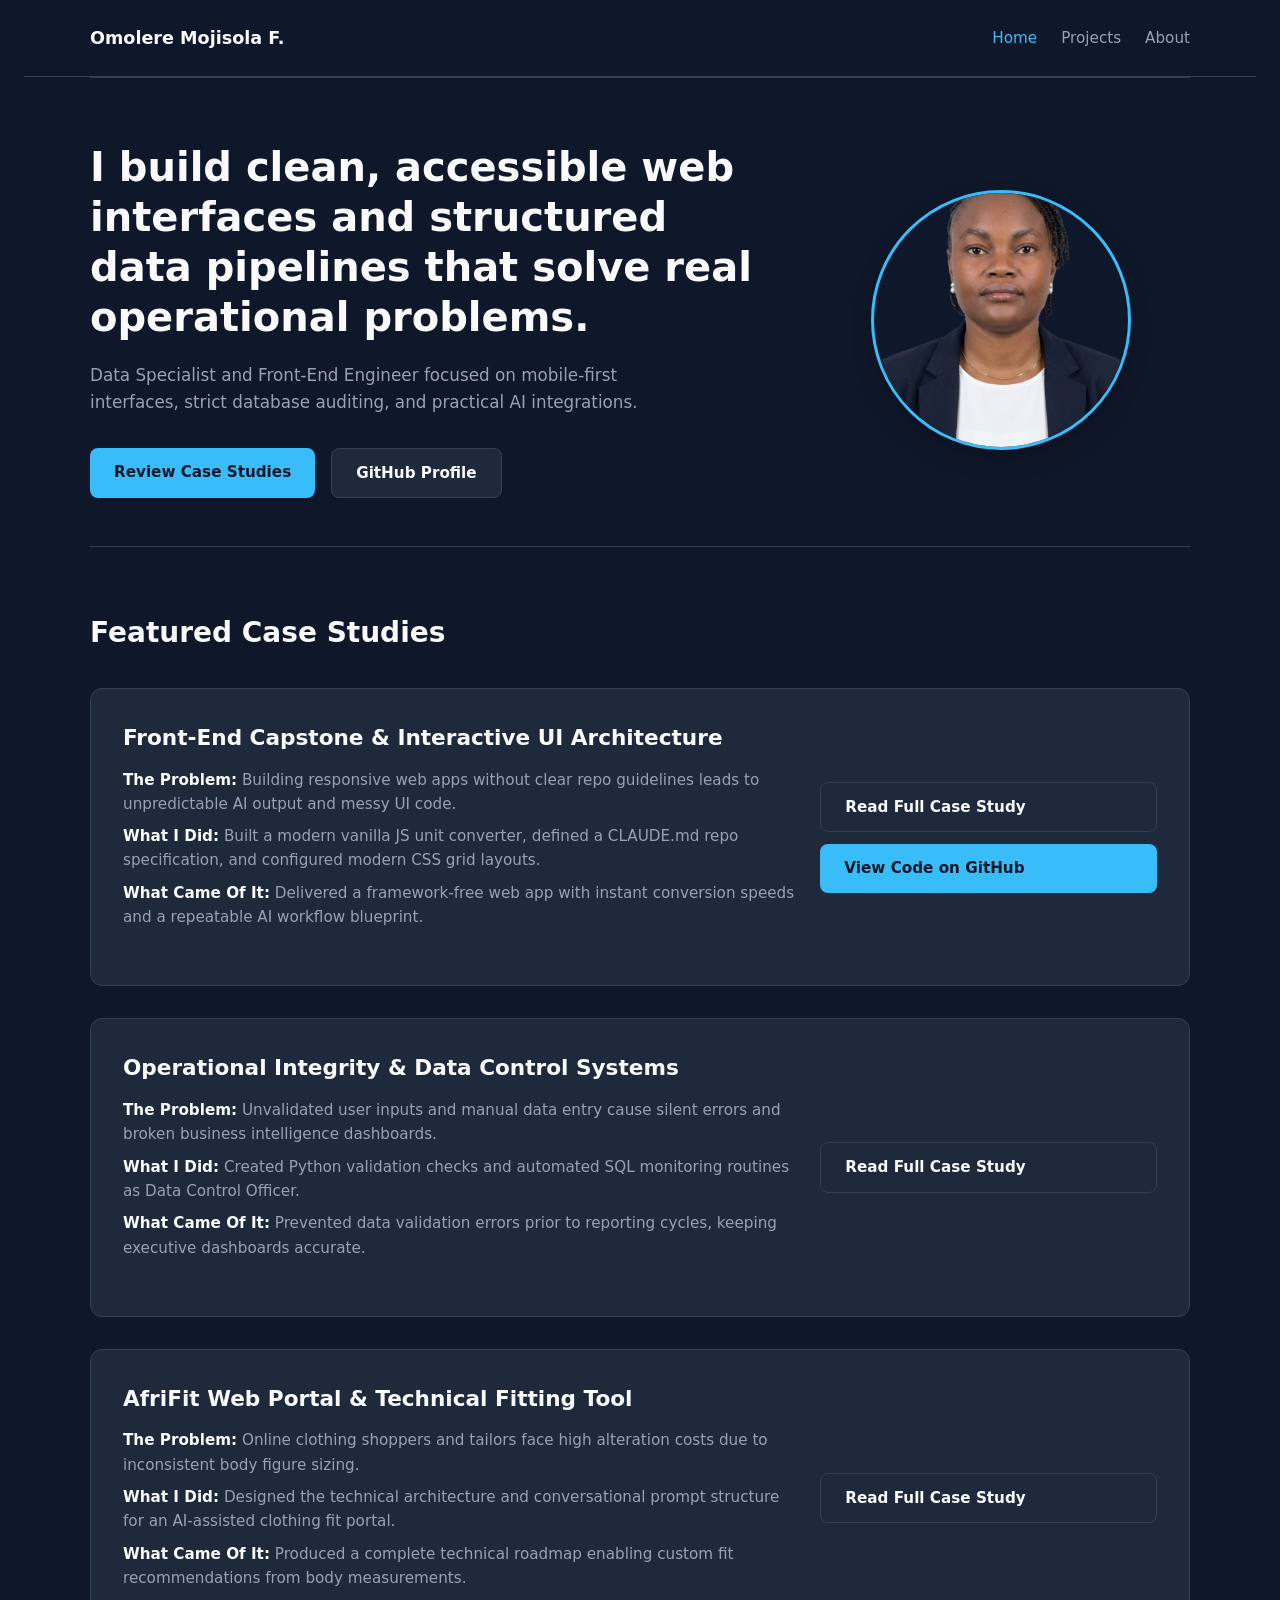
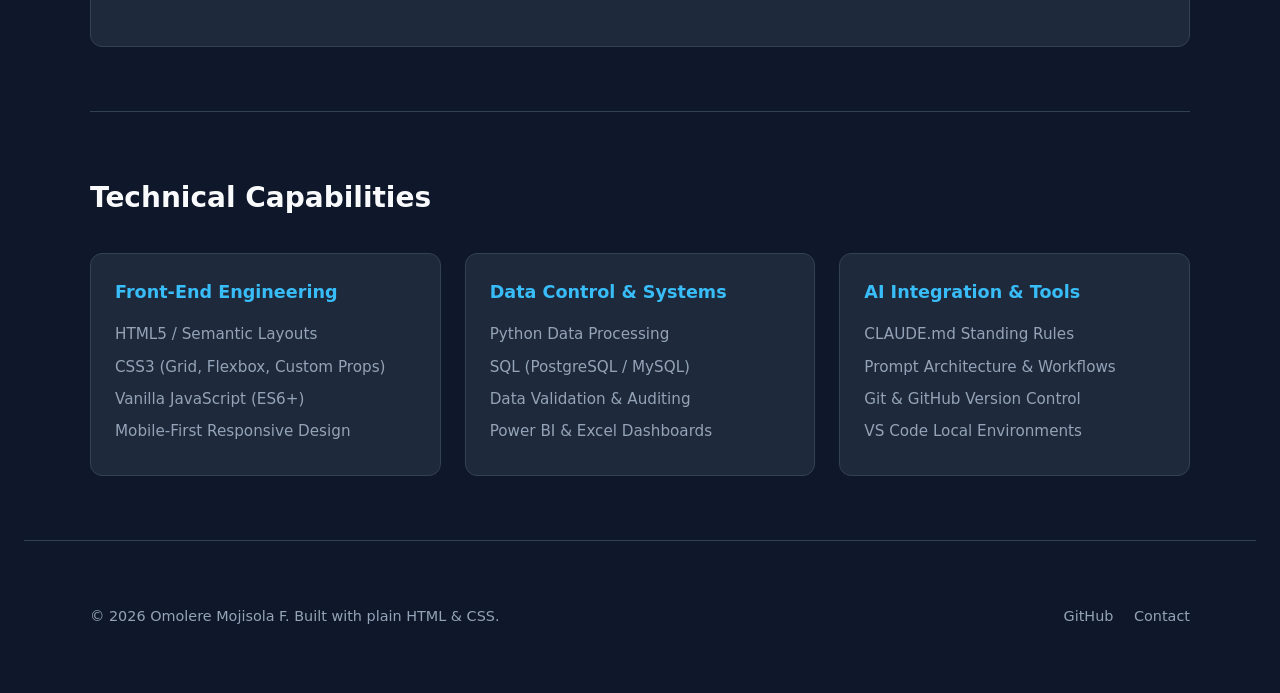
<file: index.html>
<!DOCTYPE html>
<html lang="en">
<head>
  <meta charset="UTF-8">
  <meta name="viewport" content="width=device-width, initial-scale=1.0">
  <title>Omolere Mojisola F. | Front-End & Data Control Engineer</title>
  <link rel="stylesheet" href="style.css">
  <link rel="icon" type="image/svg+xml" href="img/favicon.svg">
  <link rel="shortcut icon" type="image/svg+xml" href="img/favicon.svg">
  <link rel="alternate icon" type="image/svg+xml" href="favicon.svg">
</head>
<body>

  <!-- Header / Navigation -->
  <header>
    <div class="container">
      <nav>
        <a href="index.html" class="logo">Omolere Mojisola F.</a>
        <ul class="nav-links">
          <li><a href="index.html" class="active">Home</a></li>
          <li><a href="project.html">Projects</a></li>
          <li><a href="about.html">About</a></li>
        </ul>
      </nav>
    </div>
  </header>

  <main class="container">

    <!-- Hero Section -->
    <section class="hero">
      <div class="hero-container">
        <div class="hero-text">
          <h1>I build clean, accessible web interfaces and structured data pipelines that solve real operational problems.</h1>
          <p>Data Specialist and Front-End Engineer focused on mobile-first interfaces, strict database auditing, and practical AI integrations.</p>
          <div class="hero-ctas">
            <a href="#cases" class="btn btn-primary">Review Case Studies</a>
            <a href="https://github.com/Mkof37" target="_blank" rel="noopener noreferrer" class="btn btn-secondary">GitHub Profile</a>
          </div>
        </div>
        <div class="hero-image-wrapper">
          <img src="img/pro-removebg-preview.png" alt="Omolere Mojisola F." class="profile-img">
        </div>
      </div>
    </section>

    <!-- Featured Case Studies Section -->
    <section id="cases">
      <h2 class="section-title">Featured Case Studies</h2>
      <div class="cases-grid">

        <!-- Case 1 (Lead) -->
        <article class="case-card">
          <div class="case-body">
            <h3>Front-End Capstone & Interactive UI Architecture</h3>
            <div class="case-beats">
              <p><strong>The Problem:</strong> Building responsive web apps without clear repo guidelines leads to unpredictable AI output and messy UI code.</p>
              <p><strong>What I Did:</strong> Built a modern vanilla JS unit converter, defined a CLAUDE.md repo specification, and configured modern CSS grid layouts.</p>
              <p><strong>What Came Of It:</strong> Delivered a framework-free web app with instant conversion speeds and a repeatable AI workflow blueprint.</p>
            </div>
          </div>
          <div class="case-action">
            <a href="project.html#capstone" class="btn btn-secondary">Read Full Case Study</a>
            <a href="https://github.com/Mkof37/Front_End_Capstone" target="_blank" rel="noopener noreferrer" class="btn btn-primary">View Code on GitHub</a>
          </div>
        </article>

        <!-- Case 2 -->
        <article class="case-card">
          <div class="case-body">
            <h3>Operational Integrity & Data Control Systems</h3>
            <div class="case-beats">
              <p><strong>The Problem:</strong> Unvalidated user inputs and manual data entry cause silent errors and broken business intelligence dashboards.</p>
              <p><strong>What I Did:</strong> Created Python validation checks and automated SQL monitoring routines as Data Control Officer.</p>
              <p><strong>What Came Of It:</strong> Prevented data validation errors prior to reporting cycles, keeping executive dashboards accurate.</p>
            </div>
          </div>
          <div class="case-action">
            <a href="project.html#data-control" class="btn btn-secondary">Read Full Case Study</a>
          </div>
        </article>

        <!-- Case 3 -->
        <article class="case-card">
          <div class="case-body">
            <h3>AfriFit Web Portal & Technical Fitting Tool</h3>
            <div class="case-beats">
              <p><strong>The Problem:</strong> Online clothing shoppers and tailors face high alteration costs due to inconsistent body figure sizing.</p>
              <p><strong>What I Did:</strong> Designed the technical architecture and conversational prompt structure for an AI-assisted clothing fit portal.</p>
              <p><strong>What Came Of It:</strong> Produced a complete technical roadmap enabling custom fit recommendations from body measurements.</p>
            </div>
          </div>
          <div class="case-action">
            <a href="project.html#afrifit" class="btn btn-secondary">Read Full Case Study</a>
          </div>
        </article>

      </div>
    </section>

    <!-- Technical Skill Matrix -->
    <section>
      <h2 class="section-title">Technical Capabilities</h2>
      <div class="skills-grid">
        <div class="skill-category">
          <h3>Front-End Engineering</h3>
          <ul>
            <li>HTML5 / Semantic Layouts</li>
            <li>CSS3 (Grid, Flexbox, Custom Props)</li>
            <li>Vanilla JavaScript (ES6+)</li>
            <li>Mobile-First Responsive Design</li>
          </ul>
        </div>
        <div class="skill-category">
          <h3>Data Control & Systems</h3>
          <ul>
            <li>Python Data Processing</li>
            <li>SQL (PostgreSQL / MySQL)</li>
            <li>Data Validation & Auditing</li>
            <li>Power BI & Excel Dashboards</li>
          </ul>
        </div>
        <div class="skill-category">
          <h3>AI Integration & Tools</h3>
          <ul>
            <li>CLAUDE.md Standing Rules</li>
            <li>Prompt Architecture & Workflows</li>
            <li>Git & GitHub Version Control</li>
            <li>VS Code Local Environments</li>
          </ul>
        </div>
      </div>
    </section>

  </main>

  <!-- Footer -->
  <footer>
    <div class="container footer-content">
      <p>&copy; 2026 Omolere Mojisola F. Built with plain HTML &amp; CSS.</p>
      <div class="footer-links">
        <a href="https://github.com/Mkof37" target="_blank" rel="noopener noreferrer">GitHub</a>
        <a href="about.html">Contact</a>
      </div>
    </div>
  </footer>

</body>
</html>
</file>
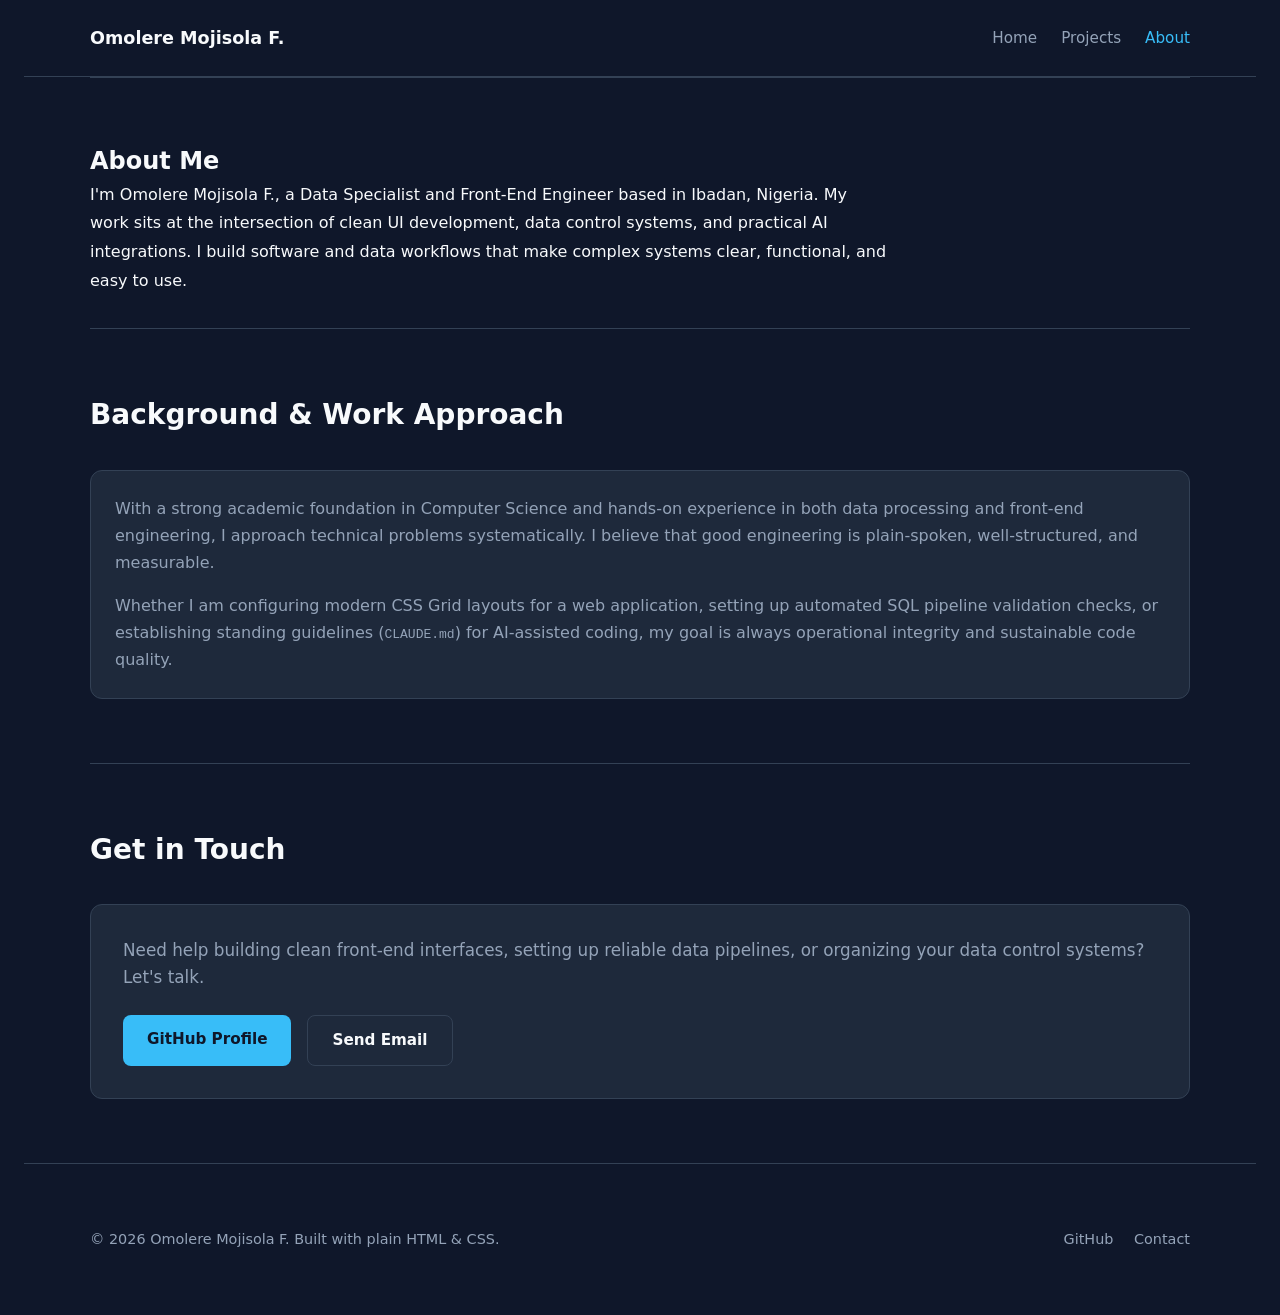
<file: about.html>
<!DOCTYPE html>
<html lang="en">
<head>
  <meta charset="UTF-8">
  <meta name="viewport" content="width=device-width, initial-scale=1.0">
  <title>About | Omolere Mojisola F.</title>
  <link rel="stylesheet" href="style.css">
  <link rel="icon" type="image/svg+xml" href="img/favicon.svg">
  <link rel="shortcut icon" type="image/svg+xml" href="img/favicon.svg">
  <link rel="alternate icon" type="image/svg+xml" href="favicon.svg">
</head>
<body>

  <!-- Header / Navigation -->
  <header>
    <div class="container">
      <nav>
        <a href="index.html" class="logo">Omolere Mojisola F.</a>
        <ul class="nav-links">
          <li><a href="index.html">Home</a></li>
          <li><a href="project.html">Projects</a></li>
          <li><a href="about.html" class="active">About</a></li>
        </ul>
      </nav>
    </div>
  </header>

  <main class="container">

    <!-- Bio Section -->
    <section class="hero" style="padding-bottom: 2rem;">
      <h1>About Me</h1>
      <p style="max-width: 800px; line-height: 1.8;">
        I'm Omolere Mojisola F., a Data Specialist and Front-End Engineer based in Ibadan, Nigeria. My work sits at the intersection of clean UI development, data control systems, and practical AI integrations. I build software and data workflows that make complex systems clear, functional, and easy to use.
      </p>
    </section>

    <!-- Background & Approach -->
    <section>
      <h2 class="section-title">Background & Work Approach</h2>
      <div class="skills-grid" style="grid-template-columns: 1fr;">
        <div class="skill-category">
          <p style="color: var(--text-secondary); margin-bottom: 1rem; line-height: 1.7;">
            With a strong academic foundation in Computer Science and hands-on experience in both data processing and front-end engineering, I approach technical problems systematically. I believe that good engineering is plain-spoken, well-structured, and measurable.
          </p>
          <p style="color: var(--text-secondary); line-height: 1.7;">
            Whether I am configuring modern CSS Grid layouts for a web application, setting up automated SQL pipeline validation checks, or establishing standing guidelines (<code>CLAUDE.md</code>) for AI-assisted coding, my goal is always operational integrity and sustainable code quality.
          </p>
        </div>
      </div>
    </section>

    <!-- Contact / CTA Section -->
    <section>
      <h2 class="section-title">Get in Touch</h2>
      <div class="case-card" style="grid-template-columns: 1fr;">
        <div class="case-body">
          <p style="color: var(--text-secondary); margin-bottom: 1.5rem; font-size: 1.05rem;">
            Need help building clean front-end interfaces, setting up reliable data pipelines, or organizing your data control systems? Let's talk.
          </p>
          <div style="display: flex; gap: 1rem; flex-wrap: wrap;">
            <a href="https://github.com/Mkof37" target="_blank" rel="noopener noreferrer" class="btn btn-primary">GitHub Profile</a>
            <a href="mailto:contact@example.com" class="btn btn-secondary">Send Email</a>
          </div>
        </div>
      </div>
    </section>

  </main>

  <!-- Footer -->
  <footer>
    <div class="container footer-content">
      <p>&copy; 2026 Omolere Mojisola F. Built with plain HTML &amp; CSS.</p>
      <div class="footer-links">
        <a href="https://github.com/Mkof37" target="_blank" rel="noopener noreferrer">GitHub</a>
        <a href="about.html">Contact</a>
      </div>
    </div>
  </footer>

</body>
</html>
</file>
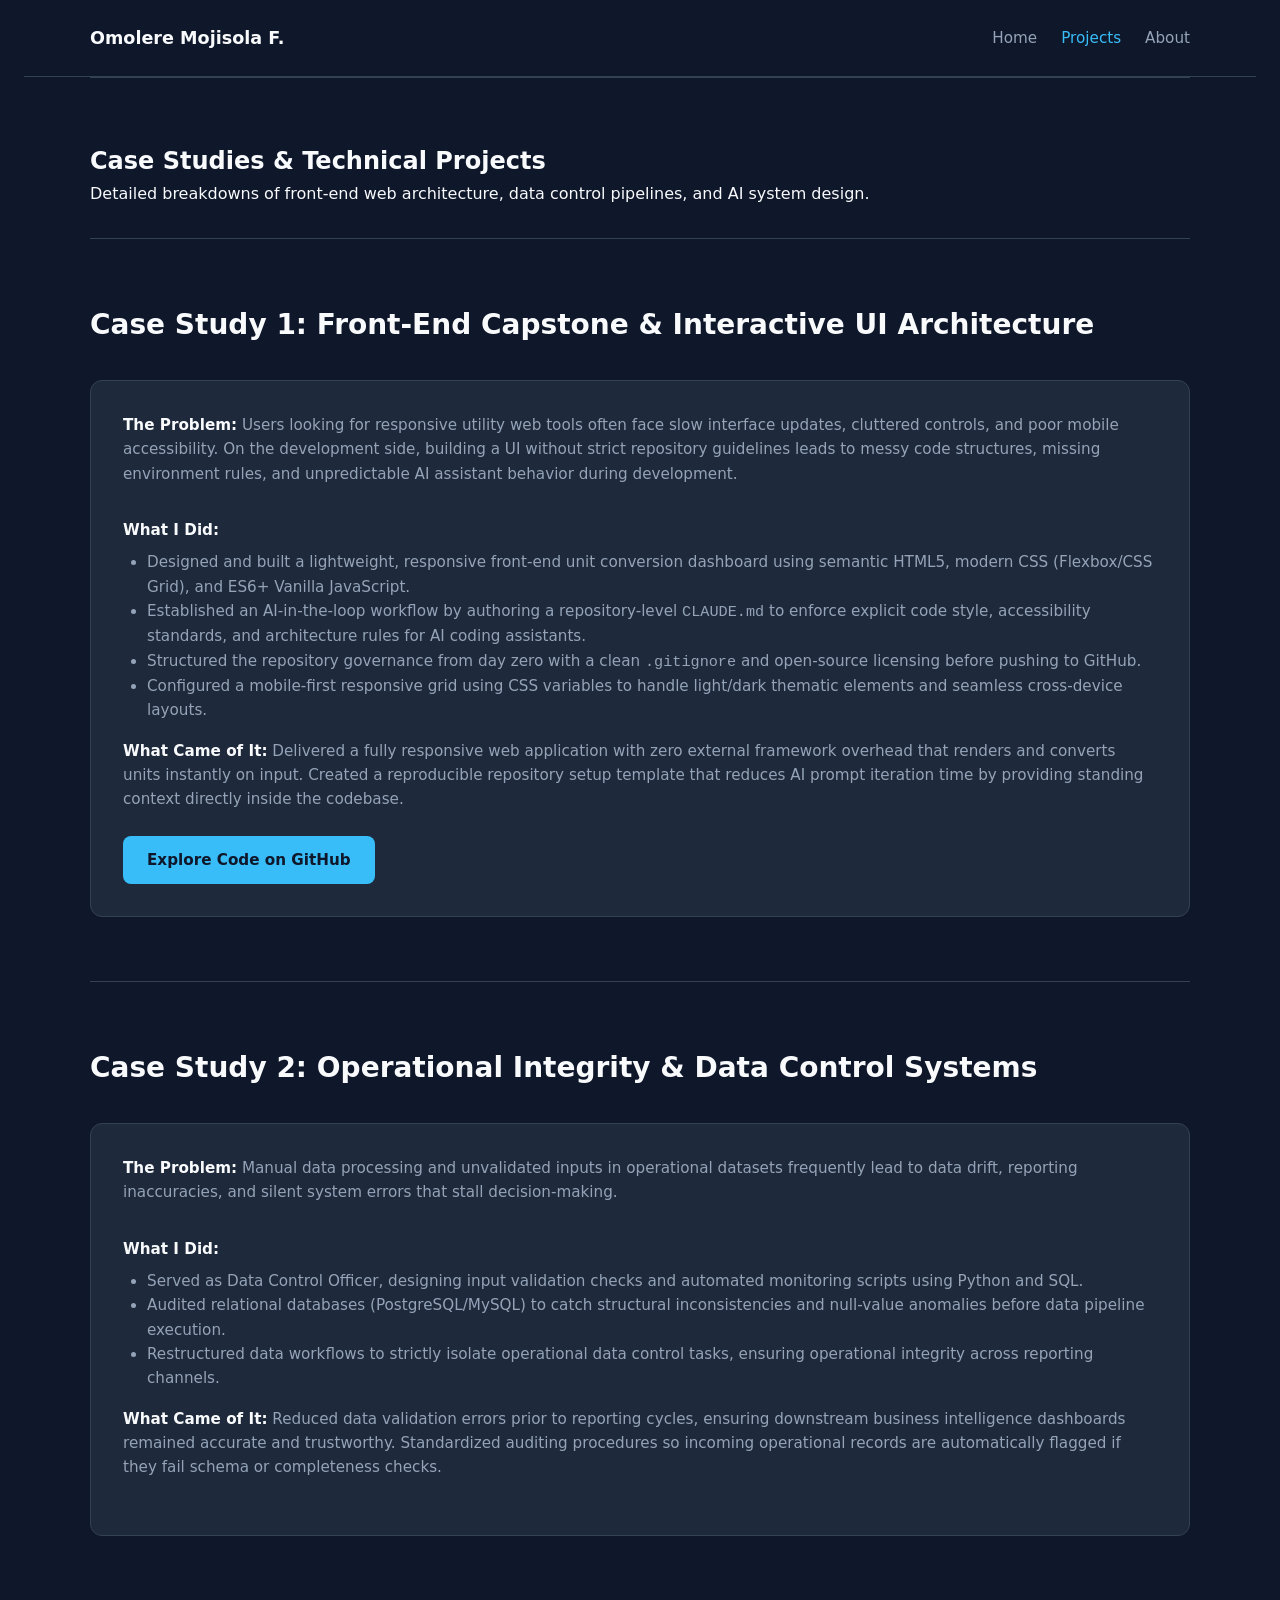
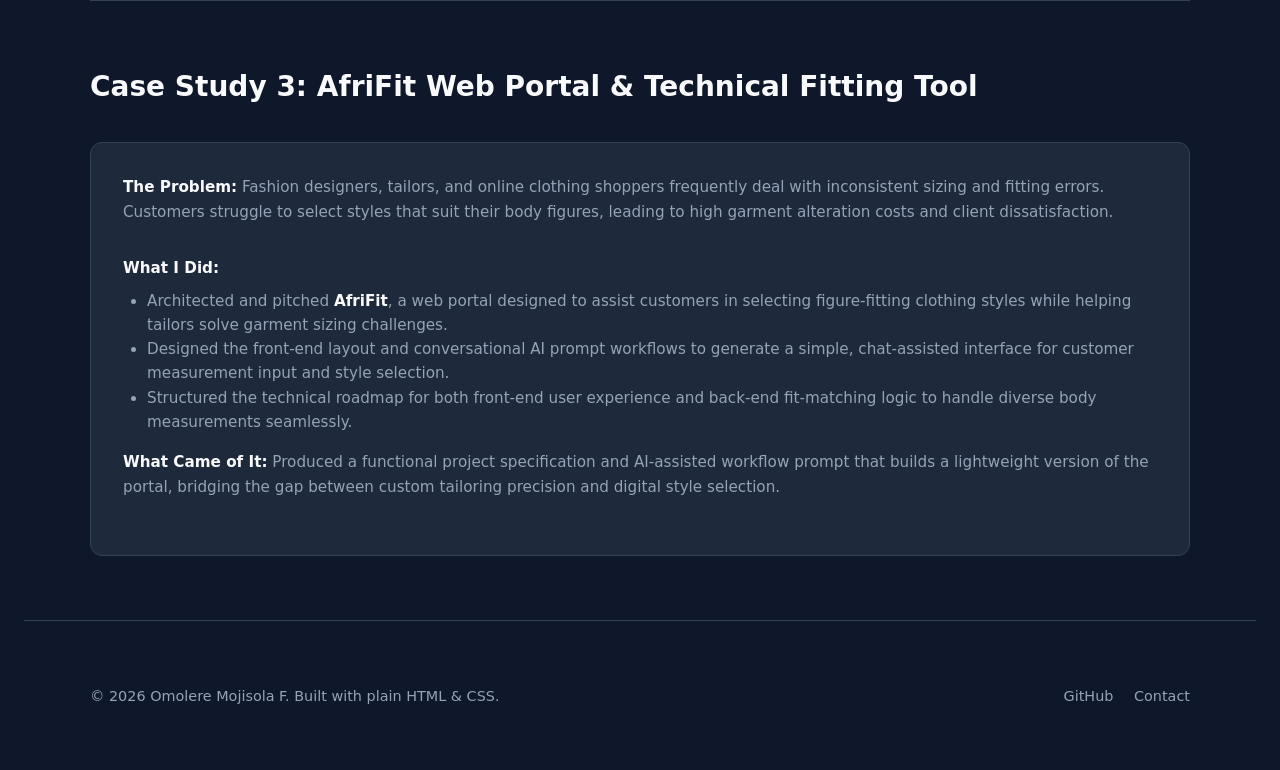
<file: project.html>
<!DOCTYPE html>
<html lang="en">
<head>
  <meta charset="UTF-8">
  <meta name="viewport" content="width=device-width, initial-scale=1.0">
  <title>Case Studies | Omolere Mojisola F.</title>
  <link rel="stylesheet" href="style.css">
  <link rel="icon" type="image/svg+xml" href="img/favicon.svg">
  <link rel="shortcut icon" type="image/svg+xml" href="img/favicon.svg">
  <link rel="alternate icon" type="image/svg+xml" href="favicon.svg">
</head>
<body>

  <!-- Header / Navigation -->
  <header>
    <div class="container">
      <nav>
        <a href="index.html" class="logo">Omolere Mojisola F.</a>
        <ul class="nav-links">
          <li><a href="index.html">Home</a></li>
          <li><a href="project.html" class="active">Projects</a></li>
          <li><a href="about.html">About</a></li>
        </ul>
      </nav>
    </div>
  </header>

  <main class="container">

    <!-- Overview Header -->
    <section class="hero" style="padding-bottom: 2rem;">
      <h1>Case Studies & Technical Projects</h1>
      <p>Detailed breakdowns of front-end web architecture, data control pipelines, and AI system design.</p>
    </section>

    <!-- Case Study 1 -->
    <section id="capstone">
      <h2 class="section-title">Case Study 1: Front-End Capstone & Interactive UI Architecture</h2>
      <div class="case-card" style="grid-template-columns: 1fr;">
        <div class="case-body">
          <div class="case-beats">
            <p><strong>The Problem:</strong> Users looking for responsive utility web tools often face slow interface updates, cluttered controls, and poor mobile accessibility. On the development side, building a UI without strict repository guidelines leads to messy code structures, missing environment rules, and unpredictable AI assistant behavior during development.</p>
            <br>
            <p><strong>What I Did:</strong></p>
            <ul style="color: var(--text-secondary); margin-left: 1.5rem; margin-top: 0.5rem; margin-bottom: 1rem;">
              <li>Designed and built a lightweight, responsive front-end unit conversion dashboard using semantic HTML5, modern CSS (Flexbox/CSS Grid), and ES6+ Vanilla JavaScript.</li>
              <li>Established an AI-in-the-loop workflow by authoring a repository-level <code>CLAUDE.md</code> to enforce explicit code style, accessibility standards, and architecture rules for AI coding assistants.</li>
              <li>Structured the repository governance from day zero with a clean <code>.gitignore</code> and open-source licensing before pushing to GitHub.</li>
              <li>Configured a mobile-first responsive grid using CSS variables to handle light/dark thematic elements and seamless cross-device layouts.</li>
            </ul>
            <p><strong>What Came of It:</strong> Delivered a fully responsive web application with zero external framework overhead that renders and converts units instantly on input. Created a reproducible repository setup template that reduces AI prompt iteration time by providing standing context directly inside the codebase.</p>
          </div>
          <div style="margin-top: 1.5rem; display: flex; gap: 1rem; flex-wrap: wrap;">
            <a href="https://github.com/Mkof37/Front_End_Capstone" target="_blank" rel="noopener noreferrer" class="btn btn-primary">Explore Code on GitHub</a>
          </div>
        </div>
      </div>
    </section>

    <!-- Case Study 2 -->
    <section id="data-control">
      <h2 class="section-title">Case Study 2: Operational Integrity & Data Control Systems</h2>
      <div class="case-card" style="grid-template-columns: 1fr;">
        <div class="case-body">
          <div class="case-beats">
            <p><strong>The Problem:</strong> Manual data processing and unvalidated inputs in operational datasets frequently lead to data drift, reporting inaccuracies, and silent system errors that stall decision-making.</p>
            <br>
            <p><strong>What I Did:</strong></p>
            <ul style="color: var(--text-secondary); margin-left: 1.5rem; margin-top: 0.5rem; margin-bottom: 1rem;">
              <li>Served as Data Control Officer, designing input validation checks and automated monitoring scripts using Python and SQL.</li>
              <li>Audited relational databases (PostgreSQL/MySQL) to catch structural inconsistencies and null-value anomalies before data pipeline execution.</li>
              <li>Restructured data workflows to strictly isolate operational data control tasks, ensuring operational integrity across reporting channels.</li>
            </ul>
            <p><strong>What Came of It:</strong> Reduced data validation errors prior to reporting cycles, ensuring downstream business intelligence dashboards remained accurate and trustworthy. Standardized auditing procedures so incoming operational records are automatically flagged if they fail schema or completeness checks.</p>
          </div>
        </div>
      </div>
    </section>

    <!-- Case Study 3 -->
    <section id="afrifit">
      <h2 class="section-title">Case Study 3: AfriFit Web Portal & Technical Fitting Tool</h2>
      <div class="case-card" style="grid-template-columns: 1fr;">
        <div class="case-body">
          <div class="case-beats">
            <p><strong>The Problem:</strong> Fashion designers, tailors, and online clothing shoppers frequently deal with inconsistent sizing and fitting errors. Customers struggle to select styles that suit their body figures, leading to high garment alteration costs and client dissatisfaction.</p>
            <br>
            <p><strong>What I Did:</strong></p>
            <ul style="color: var(--text-secondary); margin-left: 1.5rem; margin-top: 0.5rem; margin-bottom: 1rem;">
              <li>Architected and pitched <strong>AfriFit</strong>, a web portal designed to assist customers in selecting figure-fitting clothing styles while helping tailors solve garment sizing challenges.</li>
              <li>Designed the front-end layout and conversational AI prompt workflows to generate a simple, chat-assisted interface for customer measurement input and style selection.</li>
              <li>Structured the technical roadmap for both front-end user experience and back-end fit-matching logic to handle diverse body measurements seamlessly.</li>
            </ul>
            <p><strong>What Came of It:</strong> Produced a functional project specification and AI-assisted workflow prompt that builds a lightweight version of the portal, bridging the gap between custom tailoring precision and digital style selection.</p>
          </div>
        </div>
      </div>
    </section>

  </main>

  <!-- Footer -->
  <footer>
    <div class="container footer-content">
      <p>&copy; 2026 Omolere Mojisola F. Built with plain HTML &amp; CSS.</p>
      <div class="footer-links">
        <a href="https://github.com/Mkof37" target="_blank" rel="noopener noreferrer">GitHub</a>
        <a href="about.html">Contact</a>
      </div>
    </div>
  </footer>

</body>
</html>
</file>
<file: style.css>
/* Custom CSS Variables & Theme Setup */
:root {
  --bg-primary: #0f172a;
  --bg-surface: #1e293b;
  --bg-surface-hover: #334155;
  --text-primary: #f8fafc;
  --text-secondary: #94a3b8;
  --accent-color: #38bdf8;
  --accent-hover: #0284c7;
  --border-color: #334155;
  --radius-md: 8px;
  --radius-lg: 12px;
  --font-sans: system-ui, -apple-system, BlinkMacSystemFont, 'Segoe UI', Roboto, sans-serif;
  --font-mono: 'Fira Code', Consolas, Monaco, monospace;
  --max-width: 1100px;
}

* {
  box-sizing: border-box;
  margin: 0;
  padding: 0;
}

body {
  background-color: var(--bg-primary);
  color: var(--text-primary);
  font-family: var(--font-sans);
  line-height: 1.6;
  padding: 0 1.5rem;
}

.container {
  max-width: var(--max-width);
  margin: 0 auto;
}

/* Header & Navigation */
header {
  border-bottom: 1px solid var(--border-color);
  padding: 1.5rem 0;
}

nav {
  display: flex;
  justify-content: space-between;
  align-items: center;
}

.logo {
  font-weight: 700;
  font-size: 1.1rem;
  color: var(--text-primary);
  text-decoration: none;
}

.nav-links {
  display: flex;
  gap: 1.5rem;
  list-style: none;
}

.nav-links a {
  color: var(--text-secondary);
  text-decoration: none;
  font-size: 0.95rem;
  transition: color 0.2s;
}

.nav-links a:hover,
.nav-links a.active {
  color: var(--accent-color);
}

/* Hero Section Layout */
.hero {
  padding: 4rem 0 3rem;
}

.hero-container {
  display: grid;
  grid-template-columns: 1fr;
  gap: 2.5rem;
  align-items: center;
}

@media (min-width: 768px) {
  .hero-container {
    grid-template-columns: 1.8fr 1fr;
  }
}

.hero-text h1 {
  font-size: clamp(1.8rem, 3.5vw, 2.5rem);
  line-height: 1.25;
  margin-bottom: 1.25rem;
}

.hero-text p {
  color: var(--text-secondary);
  font-size: 1.05rem;
  margin-bottom: 2rem;
  max-width: 600px;
}

.hero-ctas {
  display: flex;
  gap: 1rem;
  flex-wrap: wrap;
}

/* Profile Image Styling */
.hero-image-wrapper {
  display: flex;
  justify-content: center;
  align-items: center;
}

.profile-img {
  width: 220px;
  height: 220px;
  object-fit: cover;
  border-radius: 50%;
  border: 3px solid var(--accent-color);
  box-shadow: 0 10px 25px -5px rgba(0, 0, 0, 0.3);
  transition: transform 0.3s ease;
}

@media (min-width: 768px) {
  .profile-img {
    width: 260px;
    height: 260px;
  }
}

.profile-img:hover {
  transform: scale(1.02);
}

/* Buttons */
.btn {
  display: inline-block;
  padding: 0.75rem 1.5rem;
  border-radius: var(--radius-md);
  font-weight: 600;
  text-decoration: none;
  font-size: 0.95rem;
  transition: background-color 0.2s, border-color 0.2s;
}

.btn-primary {
  background-color: var(--accent-color);
  color: var(--bg-primary);
}

.btn-primary:hover {
  background-color: var(--accent-hover);
}

.btn-secondary {
  border: 1px solid var(--border-color);
  color: var(--text-primary);
  background-color: var(--bg-surface);
}

.btn-secondary:hover {
  background-color: var(--bg-surface-hover);
}

/* Section Common */
section {
  padding: 4rem 0;
  border-top: 1px solid var(--border-color);
}

.section-title {
  font-size: 1.75rem;
  margin-bottom: 2rem;
}

/* Case Studies Cards */
.cases-grid {
  display: flex;
  flex-direction: column;
  gap: 2rem;
}

.case-card {
  background-color: var(--bg-surface);
  border: 1px solid var(--border-color);
  border-radius: var(--radius-lg);
  padding: 2rem;
  display: grid;
  grid-template-columns: 1fr;
  gap: 1.5rem;
}

@media (min-width: 768px) {
  .case-card {
    grid-template-columns: 2fr 1fr;
    align-items: center;
  }
}

.case-body h3 {
  font-size: 1.35rem;
  margin-bottom: 0.75rem;
  color: var(--text-primary);
}

.case-beats {
  color: var(--text-secondary);
  font-size: 0.95rem;
  margin-bottom: 1.5rem;
}

.case-beats p {
  margin-bottom: 0.5rem;
}

.case-beats strong {
  color: var(--text-primary);
}

.case-action {
  display: flex;
  flex-direction: column;
  gap: 0.75rem;
}

/* Skills Matrix */
.skills-grid {
  display: grid;
  grid-template-columns: repeat(auto-fit, minmax(280px, 1fr));
  gap: 1.5rem;
}

.skill-category {
  background-color: var(--bg-surface);
  border: 1px solid var(--border-color);
  border-radius: var(--radius-lg);
  padding: 1.5rem;
}

.skill-category h3 {
  font-size: 1.1rem;
  color: var(--accent-color);
  margin-bottom: 1rem;
}

.skill-category ul {
  list-style: none;
  color: var(--text-secondary);
  font-size: 0.95rem;
}

.skill-category li {
  margin-bottom: 0.5rem;
}

/* Footer */
footer {
  padding: 4rem 0;
  border-top: 1px solid var(--border-color);
  color: var(--text-secondary);
  font-size: 0.9rem;
}

.footer-content {
  display: flex;
  justify-content: space-between;
  align-items: center;
  flex-wrap: wrap;
  gap: 1rem;
}

.footer-links a {
  color: var(--text-secondary);
  text-decoration: none;
  margin-left: 1rem;
}

.footer-links a:hover {
  color: var(--accent-color);
}
</file>
